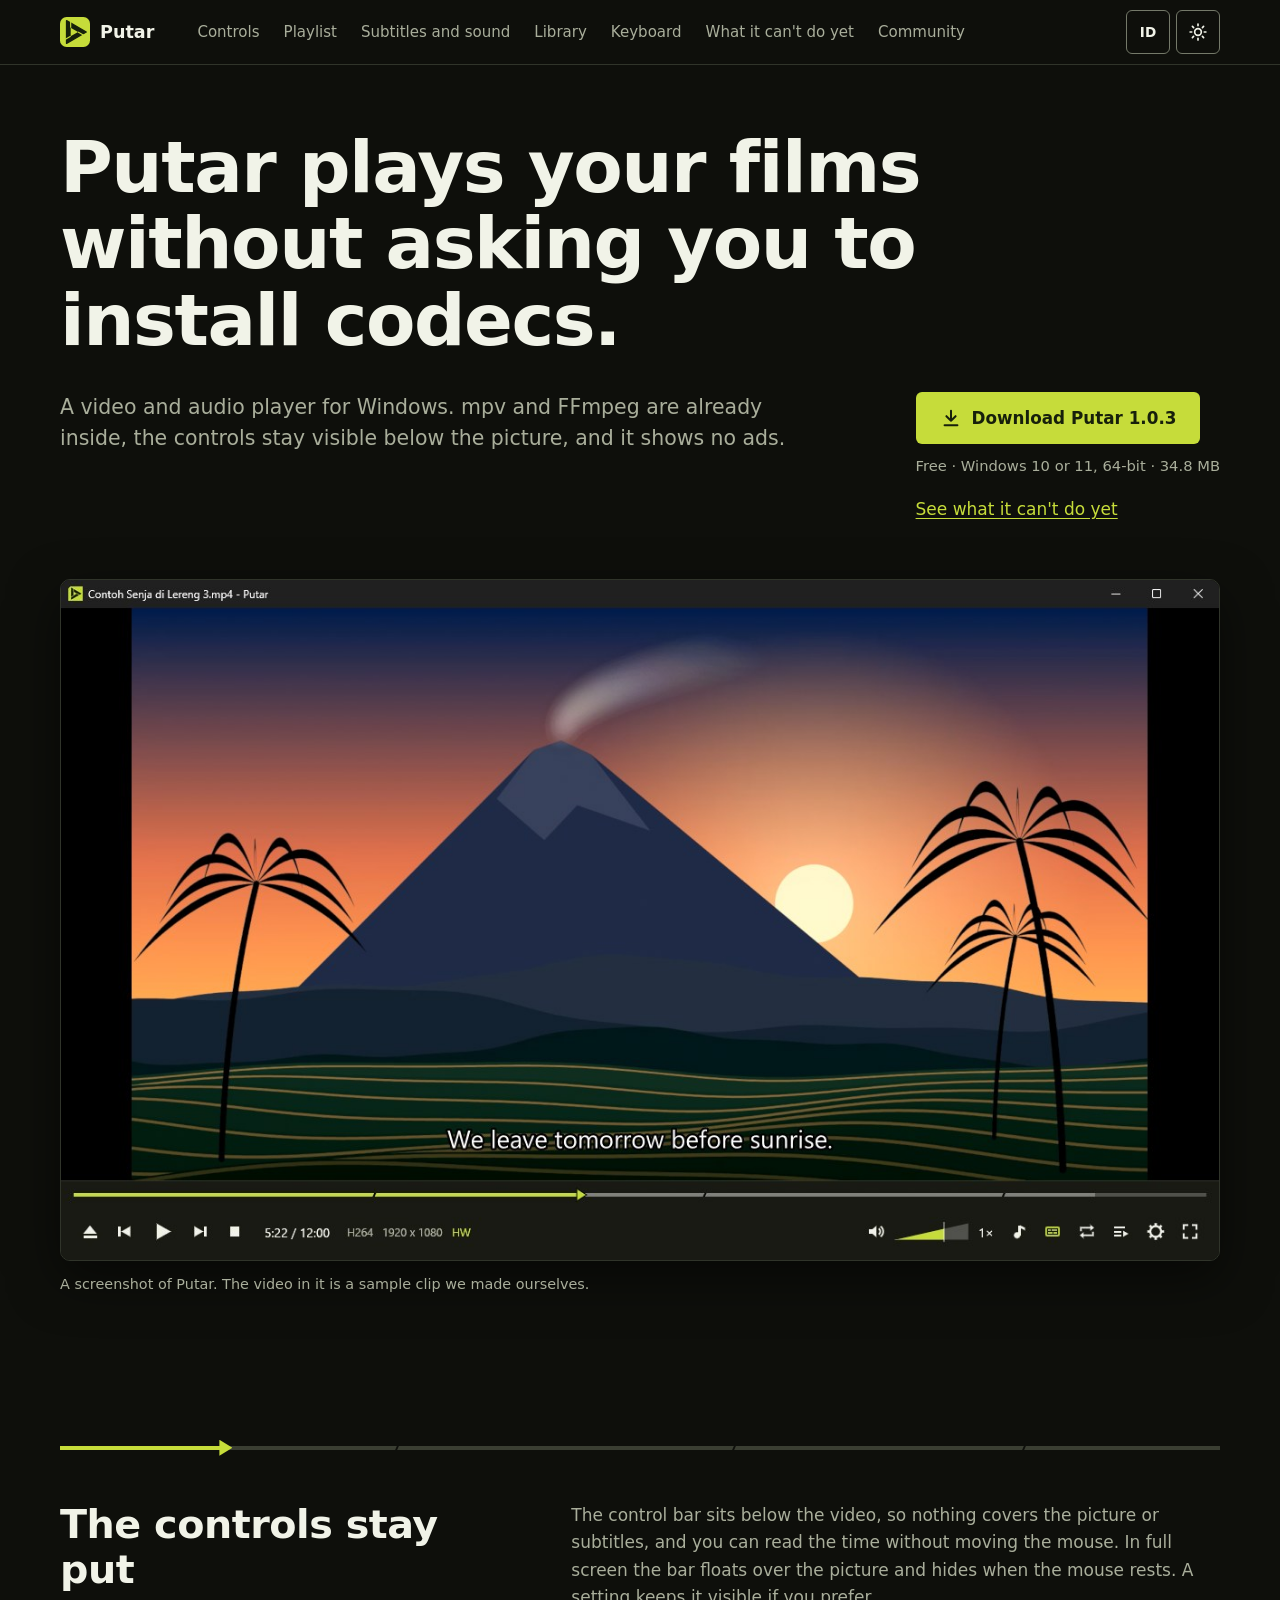
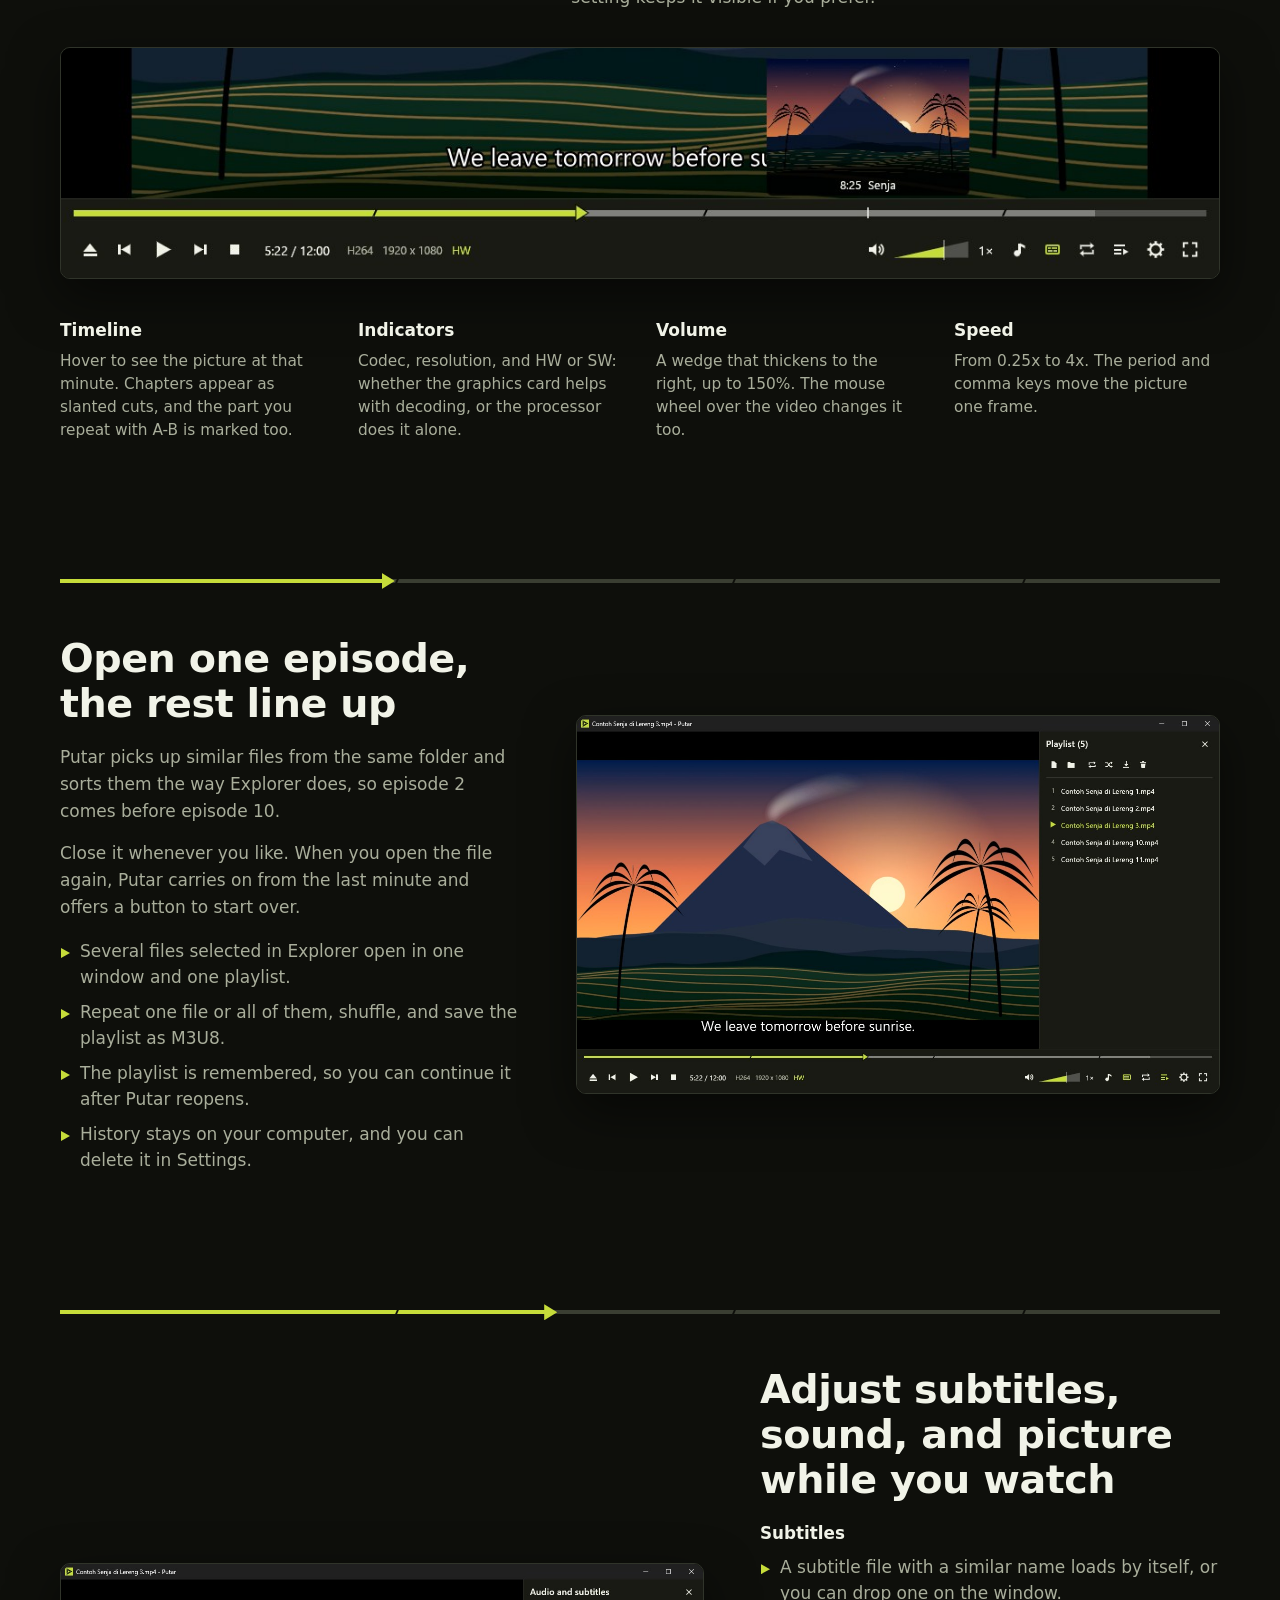
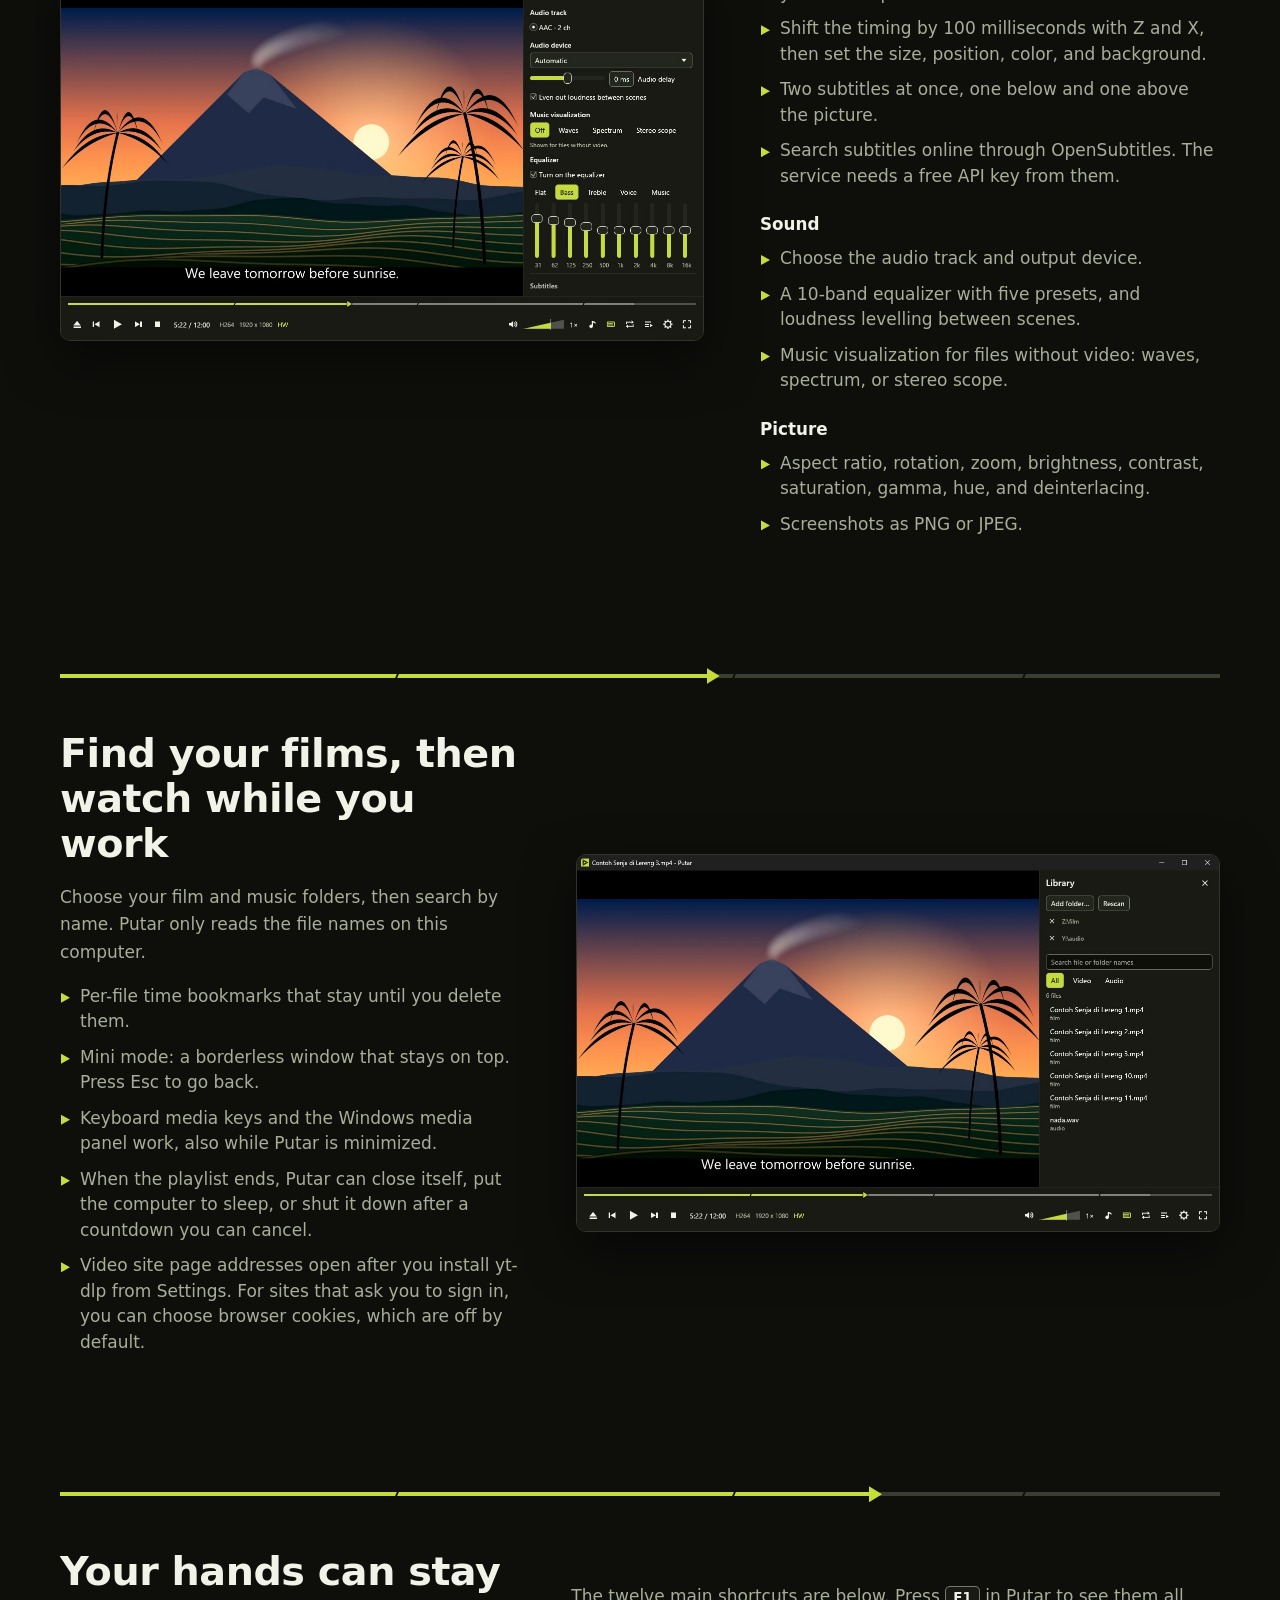
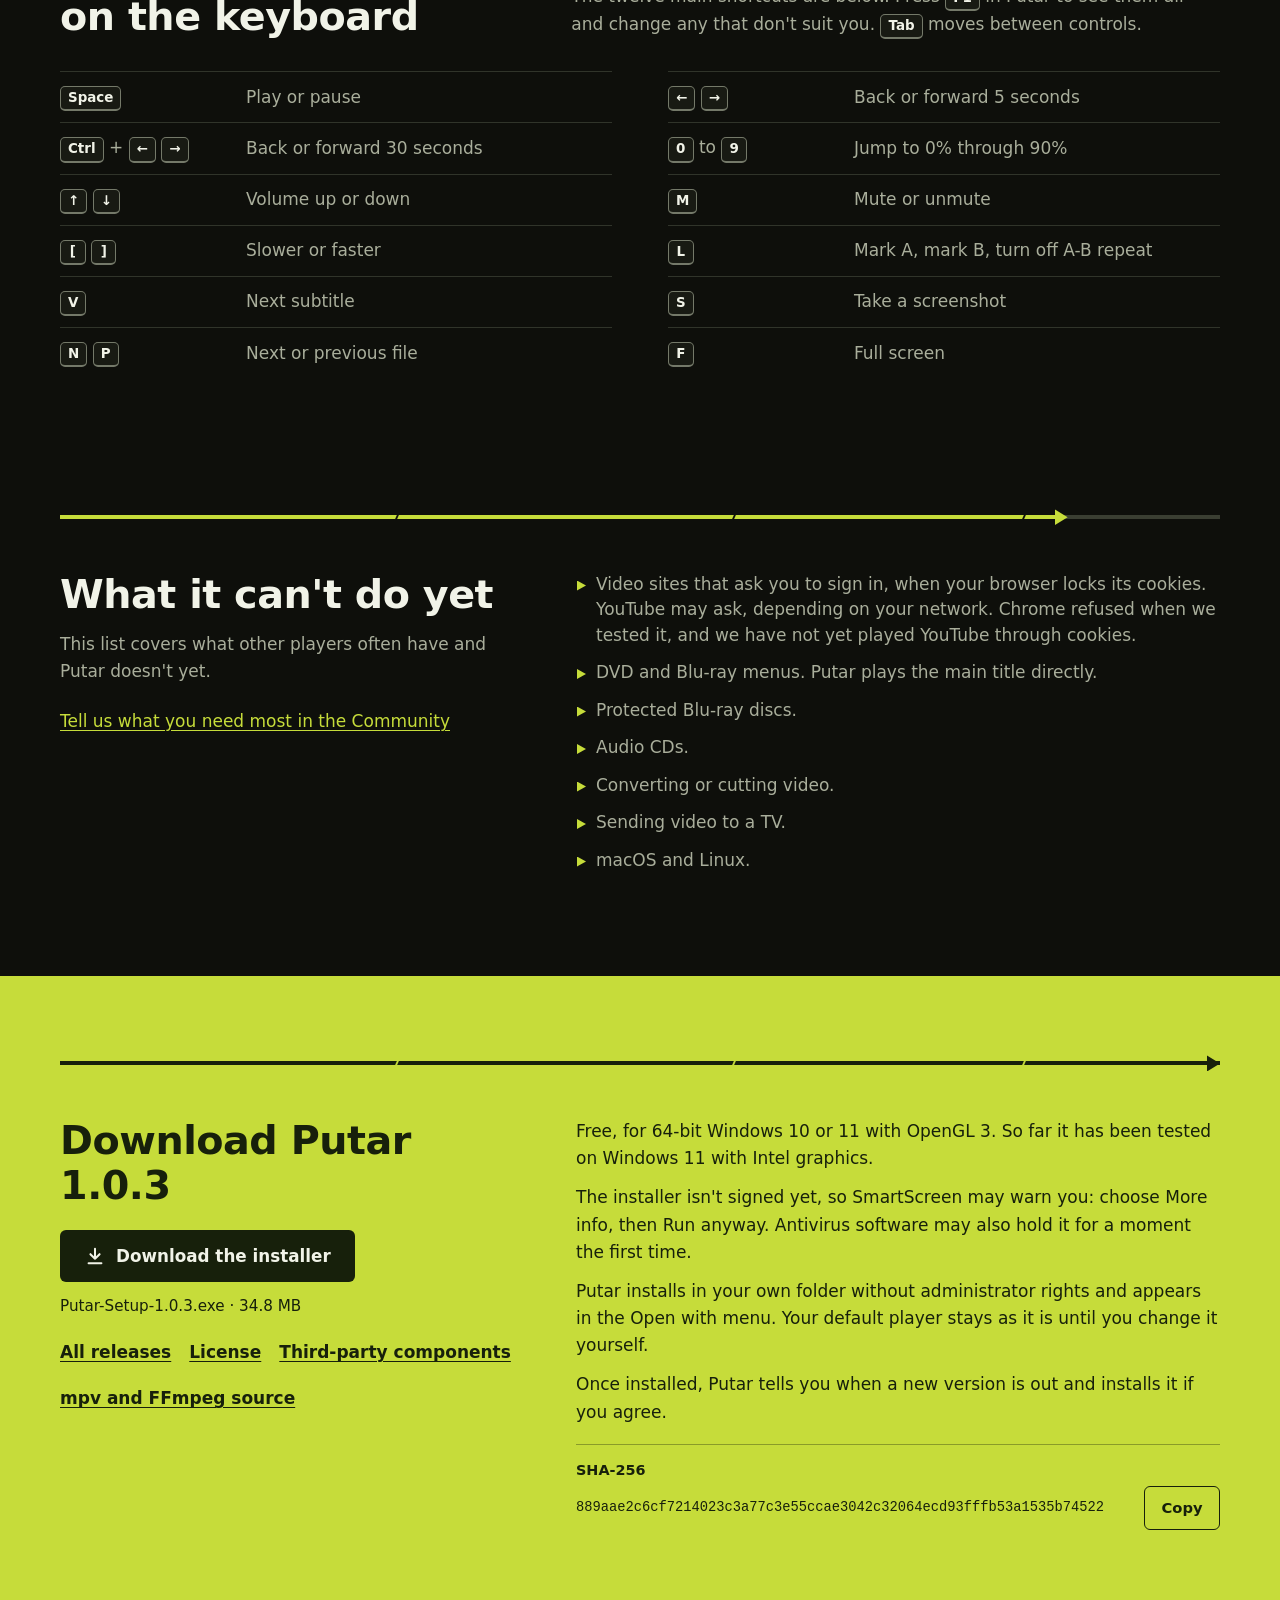
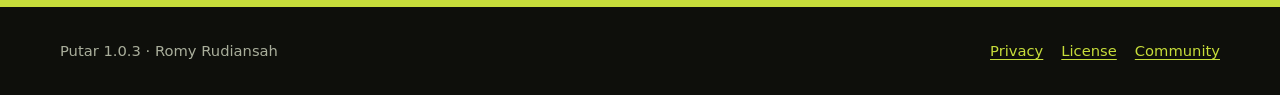
<file: index.html>
<!doctype html>
<html lang="id" data-lang="id">
<head>
  <meta charset="utf-8">
  <meta name="viewport" content="width=device-width, initial-scale=1">
  <title>Putar: pemutar video dan audio untuk Windows</title>
  <meta name="description" content="Putar memutar film Anda tanpa menyuruh Anda memasang codec. Bilah kontrol selalu terlihat di bawah gambar, dan tidak ada iklan. Freeware untuk Windows.">
  <meta property="og:title" content="Putar: pemutar video dan audio untuk Windows">
  <meta property="og:description" content="Putar memutar film Anda tanpa menyuruh Anda memasang codec. Freeware untuk Windows.">
  <meta property="og:type" content="website">
  <meta property="og:url" content="https://romyrudiansah.github.io/putar/">
  <meta property="og:image" content="https://romyrudiansah.github.io/putar/img/main-en.jpg">
  <meta name="theme-color" content="#0E0F0B">
  <link rel="icon" href="img/logo.svg" type="image/svg+xml">
  <link rel="icon" href="favicon.ico" sizes="any">
  <link rel="stylesheet" href="style.css">
  <script>
    // Bahasa dan tema dipilih sebelum halaman digambar supaya tidak berkedip.
    (function () {
      var d = document.documentElement, l = null, t = null;
      try { l = localStorage.getItem("putar-lang"); t = localStorage.getItem("putar-theme"); } catch (e) {}
      if (l !== "id" && l !== "en") l = /^id\b/i.test(navigator.language || "") ? "id" : "en";
      d.dataset.lang = l;
      d.lang = l;
      if (t === "light") d.dataset.theme = "light";
    })();
  </script>
</head>
<body>
<a class="skip" href="#isi"><span data-l="id">Langsung ke isi</span><span data-l="en">Skip to content</span></a>

<header class="top">
  <div class="wrap top-row">
    <a class="brand" href="./"><img src="img/logo.svg" alt="" width="30" height="30">Putar</a>
    <nav class="nav" id="menu" aria-label="Menu">
      <a href="#bilah"><span data-l="id">Kontrol</span><span data-l="en">Controls</span></a>
      <a href="#seri"><span data-l="id">Playlist</span><span data-l="en">Playlist</span></a>
      <a href="#atur"><span data-l="id">Subtitle dan suara</span><span data-l="en">Subtitles and sound</span></a>
      <a href="#pustaka"><span data-l="id">Pustaka</span><span data-l="en">Library</span></a>
      <a href="#keyboard"><span data-l="id">Keyboard</span><span data-l="en">Keyboard</span></a>
      <a href="#belum"><span data-l="id">Yang belum bisa</span><span data-l="en">What it can't do yet</span></a>
      <a href="https://github.com/romyrudiansah/putar/discussions"><span data-l="id">Komunitas</span><span data-l="en">Community</span></a>
    </nav>
    <div class="tools">
      <button class="tool" type="button" data-switch-lang>
        <span data-l="id" aria-label="Switch to English">EN</span><span data-l="en" aria-label="Ganti ke Bahasa Indonesia">ID</span>
      </button>
      <button class="tool tool-icon" type="button" data-switch-theme aria-pressed="false">
        <span class="sr-only"><span data-l="id">Mode terang</span><span data-l="en">Light mode</span></span>
        <svg class="i-sun" viewBox="0 0 24 24" aria-hidden="true"><circle cx="12" cy="12" r="4"/><path d="M12 2.5v2M12 19.5v2M2.5 12h2M19.5 12h2M5.3 5.3l1.4 1.4M17.3 17.3l1.4 1.4M5.3 18.7l1.4-1.4M17.3 6.7l1.4-1.4"/></svg>
        <svg class="i-moon" viewBox="0 0 24 24" aria-hidden="true"><path d="M20.5 14.2A8.5 8.5 0 0 1 9.8 3.5a8.5 8.5 0 1 0 10.7 10.7z"/></svg>
      </button>
      <button class="tool menu-btn" type="button" aria-expanded="false" aria-controls="menu" data-menu>Menu</button>
    </div>
  </div>
</header>

<main id="isi">
  <section class="hero">
    <div class="wrap">
      <h1>
        <span data-l="id">Putar memutar film Anda tanpa menyuruh Anda memasang codec.</span>
        <span data-l="en">Putar plays your films without asking you to install codecs.</span>
      </h1>
      <div class="hero-row">
        <p class="lead">
          <span data-l="id">Pemutar video dan audio untuk Windows. mpv dan FFmpeg sudah ada di dalamnya, bilah kontrolnya selalu terlihat di bawah gambar, dan tidak ada iklan.</span>
          <span data-l="en">A video and audio player for Windows. mpv and FFmpeg are already inside, the controls stay visible below the picture, and it shows no ads.</span>
        </p>
        <div class="hero-cta">
          <a class="btn btn-primary" href="https://github.com/romyrudiansah/putar/releases/download/v1.0.3/Putar-Setup-1.0.3.exe">
            <svg viewBox="0 0 24 24" aria-hidden="true"><path d="M12 4v11M7 10l5 5 5-5M5 20h14"/></svg>
            <span data-l="id">Unduh Putar 1.0.3</span><span data-l="en">Download Putar 1.0.3</span>
          </a>
          <p class="meta"><span data-l="id">Gratis · Windows 10 atau 11, 64-bit · 34.8 MB</span><span data-l="en">Free · Windows 10 or 11, 64-bit · 34.8 MB</span></p>
          <a class="text-link" href="#belum"><span data-l="id">Lihat yang belum bisa</span><span data-l="en">See what it can't do yet</span></a>
        </div>
      </div>
      <figure class="shot shot-hero">
        <img data-l="id" src="img/main-id.jpg" width="1280" height="751" fetchpriority="high" alt="Jendela Putar memutar video pemandangan senja dengan subtitle. Di bawah gambar ada garis waktu, tombol putar, waktu 5:22 dari 12:00, indikator H264, 1920 x 1080, dan HW, lalu volume dan tombol lain.">
        <img data-l="en" src="img/main-en.jpg" width="1280" height="751" fetchpriority="high" alt="The Putar window playing a dusk landscape video with subtitles. Below the picture are the timeline, play button, time 5:22 of 12:00, indicators H264, 1920 x 1080, and HW, then volume and other buttons.">
        <figcaption><span data-l="id">Tangkapan layar Putar. Video di dalamnya klip contoh buatan sendiri.</span><span data-l="en">A screenshot of Putar. The video in it is a sample clip we made ourselves.</span></figcaption>
      </figure>
    </div>
  </section>

  <section class="sec" id="bilah">
    <div class="wrap">
      <div class="tl" style="--at:14%" aria-hidden="true"><i style="left:29%"></i><i style="left:58%"></i><i style="left:83%"></i><b></b></div>
      <div class="bar-head">
        <h2><span data-l="id">Kontrol tetap di tempatnya</span><span data-l="en">The controls stay put</span></h2>
        <p><span data-l="id">Bilah kontrol berada di bawah video, jadi gambar dan subtitle tidak tertutup, dan waktu terlihat tanpa menggerakkan mouse. Saat layar penuh, bilah melayang di atas gambar dan hilang bila mouse diam. Kalau ingin tetap terlihat, ada pengaturannya.</span><span data-l="en">The control bar sits below the video, so nothing covers the picture or subtitles, and you can read the time without moving the mouse. In full screen the bar floats over the picture and hides when the mouse rests. A setting keeps it visible if you prefer.</span></p>
      </div>
      <figure class="shot">
        <img data-l="id" src="img/bar-id.jpg" width="1280" height="254" loading="lazy" alt="Bilah kontrol Putar. Garis waktu disorot di menit 8:25 dan menampilkan gambar pratinjau senja dengan nama bab Senja.">
        <img data-l="en" src="img/bar-en.jpg" width="1280" height="254" loading="lazy" alt="The Putar control bar. The timeline is hovered at 8:25 and shows a preview picture of dusk with the chapter name.">
      </figure>
      <dl class="notes">
        <div>
          <dt><span data-l="id">Garis waktu</span><span data-l="en">Timeline</span></dt>
          <dd><span data-l="id">Sorot untuk melihat gambar di menit itu. Bab tampil sebagai potongan miring, dan bagian yang diulang dengan A-B ikut ditandai.</span><span data-l="en">Hover to see the picture at that minute. Chapters appear as slanted cuts, and the part you repeat with A-B is marked too.</span></dd>
        </div>
        <div>
          <dt><span data-l="id">Indikator</span><span data-l="en">Indicators</span></dt>
          <dd><span data-l="id">Codec, resolusi, dan HW atau SW: apakah kartu grafis ikut mengerjakan decoding, atau prosesor saja.</span><span data-l="en">Codec, resolution, and HW or SW: whether the graphics card helps with decoding, or the processor does it alone.</span></dd>
        </div>
        <div>
          <dt><span data-l="id">Volume</span><span data-l="en">Volume</span></dt>
          <dd><span data-l="id">Baji yang menebal ke kanan, sampai 150%. Roda mouse di atas video juga mengubahnya.</span><span data-l="en">A wedge that thickens to the right, up to 150%. The mouse wheel over the video changes it too.</span></dd>
        </div>
        <div>
          <dt><span data-l="id">Kecepatan</span><span data-l="en">Speed</span></dt>
          <dd><span data-l="id">Dari 0,25x sampai 4x. Titik dan koma memindah gambar satu frame.</span><span data-l="en">From 0.25x to 4x. The period and comma keys move the picture one frame.</span></dd>
        </div>
      </dl>
    </div>
  </section>

  <section class="sec" id="seri">
    <div class="wrap">
      <div class="tl" style="--at:28%" aria-hidden="true"><i style="left:29%"></i><i style="left:58%"></i><i style="left:83%"></i><b></b></div>
      <div class="split">
        <div class="split-text">
          <h2><span data-l="id">Buka satu episode, sisanya ikut antre</span><span data-l="en">Open one episode, the rest line up</span></h2>
          <p><span data-l="id">Putar mengambil file sejenis di folder yang sama dan mengurutkannya seperti Explorer, jadi episode 2 datang sebelum episode 10.</span><span data-l="en">Putar picks up similar files from the same folder and sorts them the way Explorer does, so episode 2 comes before episode 10.</span></p>
          <p><span data-l="id">Tutup kapan saja. Saat file dibuka lagi, Putar melanjutkan dari menit terakhir dan memberi tombol untuk mulai dari awal.</span><span data-l="en">Close it whenever you like. When you open the file again, Putar carries on from the last minute and offers a button to start over.</span></p>
          <ul>
            <li><span data-l="id">Beberapa file yang dipilih di Explorer masuk ke satu jendela dan satu playlist.</span><span data-l="en">Several files selected in Explorer open in one window and one playlist.</span></li>
            <li><span data-l="id">Ulangi satu file atau semua, acak urutan, dan simpan playlist ke M3U8.</span><span data-l="en">Repeat one file or all of them, shuffle, and save the playlist as M3U8.</span></li>
            <li><span data-l="id">Playlist diingat, jadi Anda bisa melanjutkannya setelah Putar dibuka lagi.</span><span data-l="en">The playlist is remembered, so you can continue it after Putar reopens.</span></li>
            <li><span data-l="id">Riwayat hanya tersimpan di komputer Anda dan bisa dihapus dari Pengaturan.</span><span data-l="en">History stays on your computer, and you can delete it in Settings.</span></li>
          </ul>
        </div>
        <figure class="shot">
          <img data-l="id" src="img/playlist-id.jpg" width="1280" height="751" loading="lazy" alt="Panel playlist di kanan video berisi lima file contoh, urut 1, 2, 3, 10, 11, dengan file ke-3 sedang diputar.">
          <img data-l="en" src="img/playlist-en.jpg" width="1280" height="751" loading="lazy" alt="The playlist panel to the right of the video with five sample files, sorted 1, 2, 3, 10, 11, with the third file playing.">
        </figure>
      </div>
    </div>
  </section>

  <section class="sec" id="atur">
    <div class="wrap">
      <div class="tl" style="--at:42%" aria-hidden="true"><i style="left:29%"></i><i style="left:58%"></i><i style="left:83%"></i><b></b></div>
      <div class="split split-flip">
        <figure class="shot">
          <img data-l="id" src="img/audio-id.jpg" width="1280" height="751" loading="lazy" alt="Panel Audio dan subtitle: trek audio, perangkat, jeda audio, perata volume, dan equalizer sepuluh pita dengan preset Bass.">
          <img data-l="en" src="img/audio-en.jpg" width="1280" height="751" loading="lazy" alt="The Audio and subtitles panel: audio track, device, audio delay, loudness levelling, and a ten-band equalizer with the Bass preset.">
        </figure>
        <div class="split-text">
          <h2><span data-l="id">Atur subtitle, suara, dan gambar sambil menonton</span><span data-l="en">Adjust subtitles, sound, and picture while you watch</span></h2>
          <div class="groups">
            <section>
              <h3><span data-l="id">Subtitle</span><span data-l="en">Subtitles</span></h3>
              <ul>
                <li><span data-l="id">File subtitle bernama mirip dimuat otomatis, atau seret saja ke jendela.</span><span data-l="en">A subtitle file with a similar name loads by itself, or you can drop one on the window.</span></li>
                <li><span data-l="id">Geser waktunya per 100 milidetik dengan Z dan X, lalu atur ukuran, posisi, warna, dan latarnya.</span><span data-l="en">Shift the timing by 100 milliseconds with Z and X, then set the size, position, color, and background.</span></li>
                <li><span data-l="id">Dua subtitle sekaligus, satu di bawah dan satu di atas gambar.</span><span data-l="en">Two subtitles at once, one below and one above the picture.</span></li>
                <li><span data-l="id">Cari subtitle online lewat OpenSubtitles. Layanan ini butuh kunci API gratis dari mereka.</span><span data-l="en">Search subtitles online through OpenSubtitles. The service needs a free API key from them.</span></li>
              </ul>
            </section>
            <section>
              <h3><span data-l="id">Suara</span><span data-l="en">Sound</span></h3>
              <ul>
                <li><span data-l="id">Pilih trek audio dan perangkat keluaran.</span><span data-l="en">Choose the audio track and output device.</span></li>
                <li><span data-l="id">Equalizer 10 pita dengan lima preset, dan perata volume antar adegan.</span><span data-l="en">A 10-band equalizer with five presets, and loudness levelling between scenes.</span></li>
                <li><span data-l="id">Visualisasi musik untuk file tanpa video: gelombang, spektrum, atau stereo.</span><span data-l="en">Music visualization for files without video: waves, spectrum, or stereo scope.</span></li>
              </ul>
            </section>
            <section>
              <h3><span data-l="id">Gambar</span><span data-l="en">Picture</span></h3>
              <ul>
                <li><span data-l="id">Rasio, rotasi, perbesaran, kecerahan, kontras, saturasi, gamma, rona, dan deinterlace.</span><span data-l="en">Aspect ratio, rotation, zoom, brightness, contrast, saturation, gamma, hue, and deinterlacing.</span></li>
                <li><span data-l="id">Tangkap layar ke PNG atau JPEG.</span><span data-l="en">Screenshots as PNG or JPEG.</span></li>
              </ul>
            </section>
          </div>
        </div>
      </div>
    </div>
  </section>

  <section class="sec" id="pustaka">
    <div class="wrap">
      <div class="tl" style="--at:56%" aria-hidden="true"><i style="left:29%"></i><i style="left:58%"></i><i style="left:83%"></i><b></b></div>
      <div class="split">
        <div class="split-text">
          <h2><span data-l="id">Temukan film Anda, lalu tonton sambil bekerja</span><span data-l="en">Find your films, then watch while you work</span></h2>
          <p><span data-l="id">Pilih folder film dan musik Anda, lalu cari berdasarkan nama. Putar hanya membaca nama filenya di komputer ini.</span><span data-l="en">Choose your film and music folders, then search by name. Putar only reads the file names on this computer.</span></p>
          <ul>
            <li><span data-l="id">Penanda waktu per file yang tetap ada sampai Anda menghapusnya.</span><span data-l="en">Per-file time bookmarks that stay until you delete them.</span></li>
            <li><span data-l="id">Mode kecil: jendela tanpa bingkai yang selalu di atas. Tekan Esc untuk kembali.</span><span data-l="en">Mini mode: a borderless window that stays on top. Press Esc to go back.</span></li>
            <li><span data-l="id">Tombol media di keyboard dan panel media Windows bekerja, juga saat Putar diminimalkan.</span><span data-l="en">Keyboard media keys and the Windows media panel work, also while Putar is minimized.</span></li>
            <li><span data-l="id">Setelah playlist selesai, Putar bisa menutup diri, menidurkan komputer, atau mematikannya setelah hitung mundur yang bisa dibatalkan.</span><span data-l="en">When the playlist ends, Putar can close itself, put the computer to sleep, or shut it down after a countdown you can cancel.</span></li>
            <li><span data-l="id">Alamat halaman situs video bisa dibuka setelah Anda memasang yt-dlp dari Pengaturan. Untuk situs yang meminta masuk akun, Anda bisa memilih cookie browser, dan bawaannya mati.</span><span data-l="en">Video site page addresses open after you install yt-dlp from Settings. For sites that ask you to sign in, you can choose browser cookies, which are off by default.</span></li>
          </ul>
        </div>
        <figure class="shot">
          <img data-l="id" src="img/library-id.jpg" width="1280" height="751" loading="lazy" alt="Panel Pustaka di kanan: tombol tambah folder, kolom pencarian, pilihan Semua, Video, Audio, dan daftar file.">
          <img data-l="en" src="img/library-en.jpg" width="1280" height="751" loading="lazy" alt="The Library panel on the right: an add folder button, a search box, All, Video, and Audio choices, and a list of files.">
        </figure>
      </div>
    </div>
  </section>

  <section class="sec" id="keyboard">
    <div class="wrap">
      <div class="tl" style="--at:70%" aria-hidden="true"><i style="left:29%"></i><i style="left:58%"></i><i style="left:83%"></i><b></b></div>
      <div class="keys-head">
        <h2><span data-l="id">Tangan bisa tetap di keyboard</span><span data-l="en">Your hands can stay on the keyboard</span></h2>
        <p><span data-l="id">Dua belas pintasan utama ada di bawah. Tekan <kbd>F1</kbd> di Putar untuk melihat semuanya dan mengubah yang tidak cocok untuk Anda. <kbd>Tab</kbd> berpindah antar kontrol.</span><span data-l="en">The twelve main shortcuts are below. Press <kbd>F1</kbd> in Putar to see them all and change any that don't suit you. <kbd>Tab</kbd> moves between controls.</span></p>
      </div>
      <dl class="keys">
        <div><dt><kbd><span data-l="id">Spasi</span><span data-l="en">Space</span></kbd></dt><dd><span data-l="id">Putar atau jeda</span><span data-l="en">Play or pause</span></dd></div>
        <div><dt><kbd>←</kbd> <kbd>→</kbd></dt><dd><span data-l="id">Mundur atau maju 5 detik</span><span data-l="en">Back or forward 5 seconds</span></dd></div>
        <div><dt><kbd>Ctrl</kbd> + <kbd>←</kbd> <kbd>→</kbd></dt><dd><span data-l="id">Mundur atau maju 30 detik</span><span data-l="en">Back or forward 30 seconds</span></dd></div>
        <div><dt><kbd>0</kbd> <span data-l="id">sampai</span><span data-l="en">to</span> <kbd>9</kbd></dt><dd><span data-l="id">Lompat ke 0% sampai 90%</span><span data-l="en">Jump to 0% through 90%</span></dd></div>
        <div><dt><kbd>↑</kbd> <kbd>↓</kbd></dt><dd><span data-l="id">Volume naik atau turun</span><span data-l="en">Volume up or down</span></dd></div>
        <div><dt><kbd>M</kbd></dt><dd><span data-l="id">Matikan atau nyalakan suara</span><span data-l="en">Mute or unmute</span></dd></div>
        <div><dt><kbd>[</kbd> <kbd>]</kbd></dt><dd><span data-l="id">Lebih lambat atau lebih cepat</span><span data-l="en">Slower or faster</span></dd></div>
        <div><dt><kbd>L</kbd></dt><dd><span data-l="id">Tandai A, tandai B, matikan ulang A-B</span><span data-l="en">Mark A, mark B, turn off A-B repeat</span></dd></div>
        <div><dt><kbd>V</kbd></dt><dd><span data-l="id">Ganti subtitle</span><span data-l="en">Next subtitle</span></dd></div>
        <div><dt><kbd>S</kbd></dt><dd><span data-l="id">Tangkap layar</span><span data-l="en">Take a screenshot</span></dd></div>
        <div><dt><kbd>N</kbd> <kbd>P</kbd></dt><dd><span data-l="id">File berikutnya atau sebelumnya</span><span data-l="en">Next or previous file</span></dd></div>
        <div><dt><kbd>F</kbd></dt><dd><span data-l="id">Layar penuh</span><span data-l="en">Full screen</span></dd></div>
      </dl>
    </div>
  </section>

  <section class="sec" id="belum">
    <div class="wrap">
      <div class="tl" style="--at:86%" aria-hidden="true"><i style="left:29%"></i><i style="left:58%"></i><i style="left:83%"></i><b></b></div>
      <div class="gaps">
        <div>
          <h2><span data-l="id">Yang belum bisa</span><span data-l="en">What it can't do yet</span></h2>
          <p><span data-l="id">Daftar ini berisi yang biasa ada di pemutar lain, tetapi belum ada di sini.</span><span data-l="en">This list covers what other players often have and Putar doesn't yet.</span></p>
          <p><a href="https://github.com/romyrudiansah/putar/discussions"><span data-l="id">Sampaikan yang paling Anda butuhkan di Komunitas</span><span data-l="en">Tell us what you need most in the Community</span></a></p>
        </div>
        <ul>
          <li><span data-l="id">Situs video yang meminta masuk akun, bila browser Anda mengunci cookie-nya. YouTube bisa memintanya, tergantung jaringan Anda. Chrome menolak saat kami uji, dan YouTube belum pernah kami putar lewat cookie.</span><span data-l="en">Video sites that ask you to sign in, when your browser locks its cookies. YouTube may ask, depending on your network. Chrome refused when we tested it, and we have not yet played YouTube through cookies.</span></li>
          <li><span data-l="id">Menu DVD dan Blu-ray. Putar langsung memutar judul utamanya.</span><span data-l="en">DVD and Blu-ray menus. Putar plays the main title directly.</span></li>
          <li><span data-l="id">Blu-ray yang diproteksi.</span><span data-l="en">Protected Blu-ray discs.</span></li>
          <li><span data-l="id">CD audio.</span><span data-l="en">Audio CDs.</span></li>
          <li><span data-l="id">Mengonversi atau memotong video.</span><span data-l="en">Converting or cutting video.</span></li>
          <li><span data-l="id">Mengirim video ke TV.</span><span data-l="en">Sending video to a TV.</span></li>
          <li><span data-l="id">macOS dan Linux.</span><span data-l="en">macOS and Linux.</span></li>
        </ul>
      </div>
    </div>
  </section>

  <section class="band" id="unduh">
    <div class="wrap">
      <div class="tl" style="--at:100%" aria-hidden="true"><i style="left:29%"></i><i style="left:58%"></i><i style="left:83%"></i><b></b></div>
      <div class="band-grid">
        <div>
          <h2><span data-l="id">Unduh Putar 1.0.3</span><span data-l="en">Download Putar 1.0.3</span></h2>
          <a class="btn btn-ink" href="https://github.com/romyrudiansah/putar/releases/download/v1.0.3/Putar-Setup-1.0.3.exe">
            <svg viewBox="0 0 24 24" aria-hidden="true"><path d="M12 4v11M7 10l5 5 5-5M5 20h14"/></svg>
            <span data-l="id">Unduh installer</span><span data-l="en">Download the installer</span>
          </a>
          <p class="file">Putar-Setup-1.0.3.exe · 34.8 MB</p>
          <p class="links">
            <a href="https://github.com/romyrudiansah/putar/releases"><span data-l="id">Semua rilis</span><span data-l="en">All releases</span></a>
            <a href="LICENSE.txt"><span data-l="id">Lisensi</span><span data-l="en">License</span></a>
            <a href="THIRD-PARTY-NOTICES.txt"><span data-l="id">Komponen pihak ketiga</span><span data-l="en">Third-party components</span></a>
            <a href="https://github.com/romyrudiansah/putar/releases/tag/v1.0.3"><span data-l="id">Sumber mpv dan FFmpeg</span><span data-l="en">mpv and FFmpeg source</span></a>
          </p>
        </div>
        <div class="band-notes">
          <p><span data-l="id">Gratis, untuk Windows 10 atau 11 64-bit dengan OpenGL 3. Sejauh ini diuji di Windows 11 dengan kartu grafis Intel.</span><span data-l="en">Free, for 64-bit Windows 10 or 11 with OpenGL 3. So far it has been tested on Windows 11 with Intel graphics.</span></p>
          <p><span data-l="id">Installer belum ditandatangani, jadi SmartScreen bisa memperingatkan: pilih Info selengkapnya, lalu Jalankan saja. Antivirus juga bisa menahannya sebentar saat pertama dijalankan.</span><span data-l="en">The installer isn't signed yet, so SmartScreen may warn you: choose More info, then Run anyway. Antivirus software may also hold it for a moment the first time.</span></p>
          <p><span data-l="id">Putar terpasang di folder Anda sendiri tanpa hak administrator dan muncul di menu Buka dengan. Pemutar bawaan Anda tidak berubah sampai Anda sendiri menggantinya.</span><span data-l="en">Putar installs in your own folder without administrator rights and appears in the Open with menu. Your default player stays as it is until you change it yourself.</span></p>
          <p><span data-l="id">Setelah terpasang, Putar memberi tahu saat ada versi baru dan memasangnya sendiri bila Anda setuju.</span><span data-l="en">Once installed, Putar tells you when a new version is out and installs it if you agree.</span></p>
          <div class="sha">
            <span class="sha-label">SHA-256</span>
            <code id="sha256">889aae2c6cf7214023c3a77c3e55ccae3042c32064ecd93fffb53a1535b74522</code>
            <button class="copy" type="button" data-copy="sha256"><span data-l="id">Salin</span><span data-l="en">Copy</span></button>
          </div>
        </div>
      </div>
    </div>
  </section>
</main>

<footer class="foot">
  <div class="wrap foot-row">
    <p>Putar 1.0.3 · Romy Rudiansah</p>
    <nav aria-label="Footer">
      <a href="privacy.html"><span data-l="id">Privasi</span><span data-l="en">Privacy</span></a>
      <a href="LICENSE.txt"><span data-l="id">Lisensi</span><span data-l="en">License</span></a>
      <a href="https://github.com/romyrudiansah/putar/discussions"><span data-l="id">Komunitas</span><span data-l="en">Community</span></a>
    </nav>
  </div>
</footer>
<script src="site.js"></script>
</body>
</html>
</file>
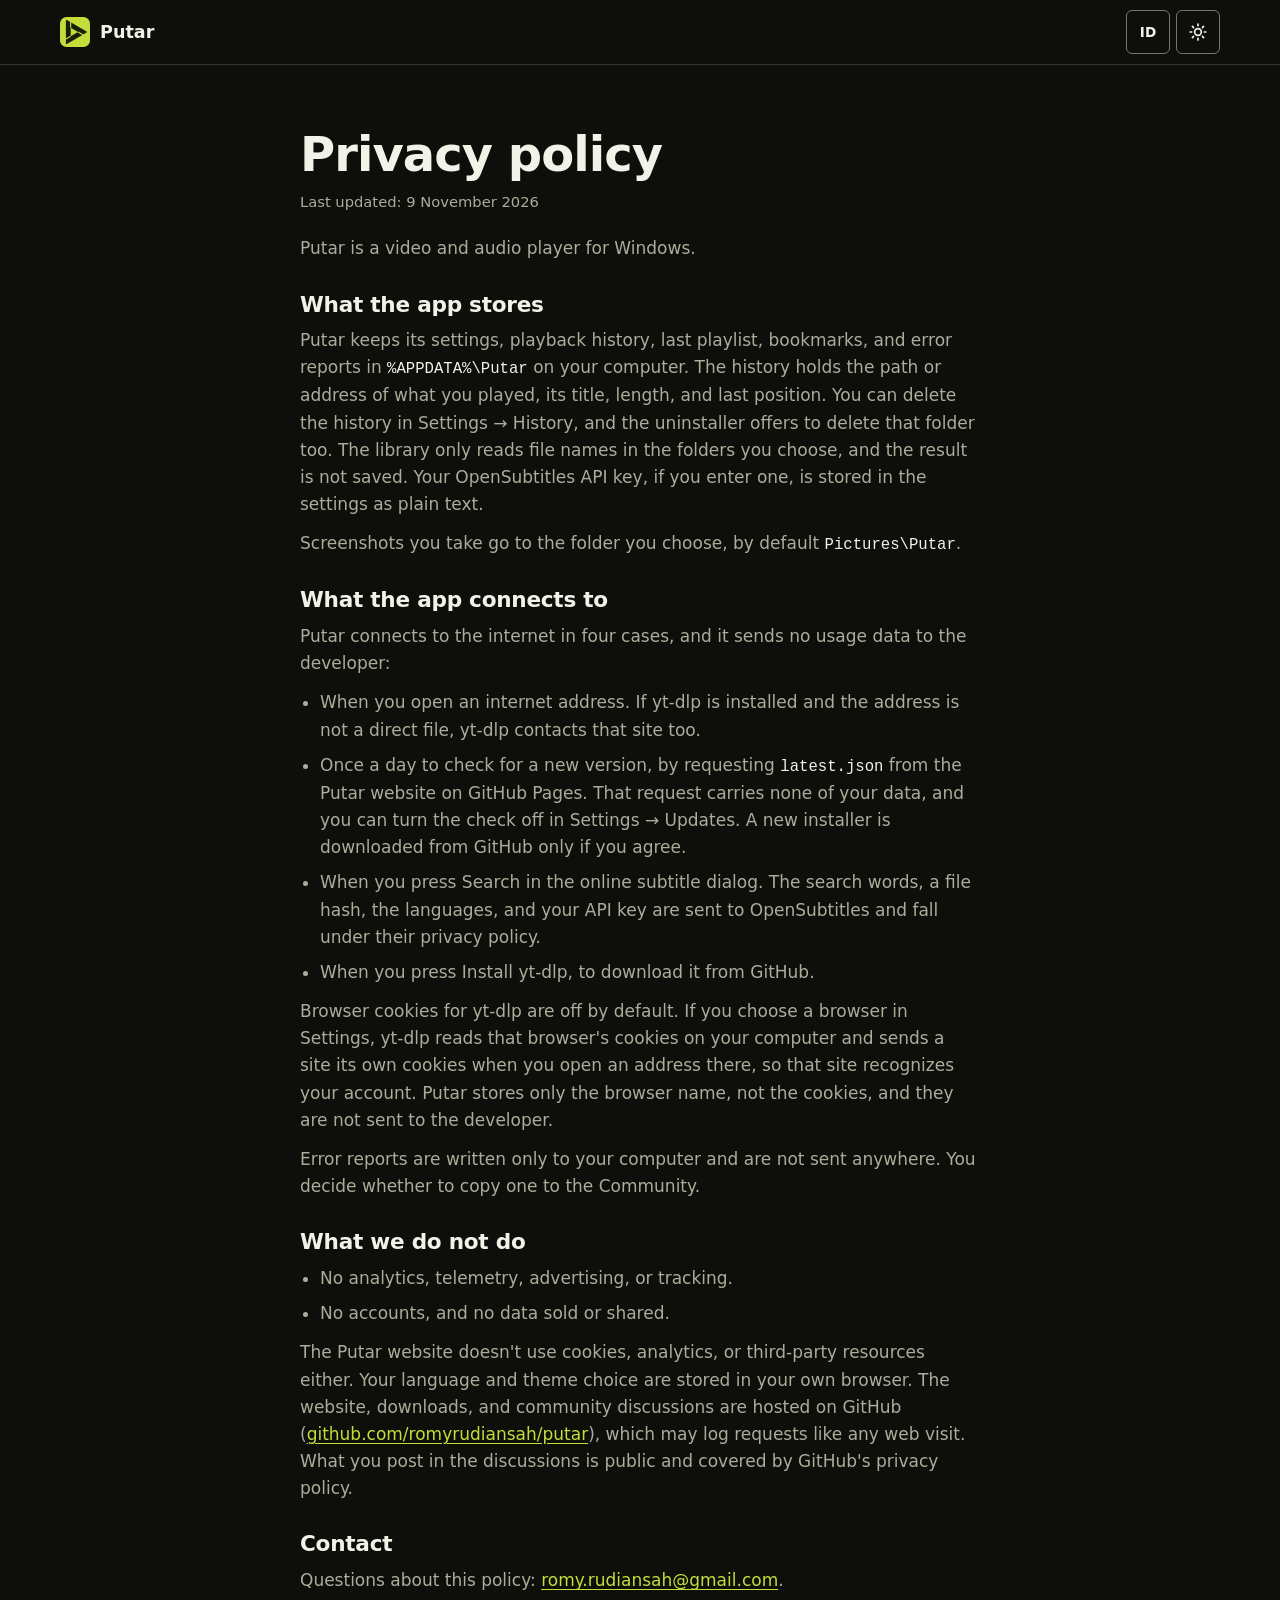
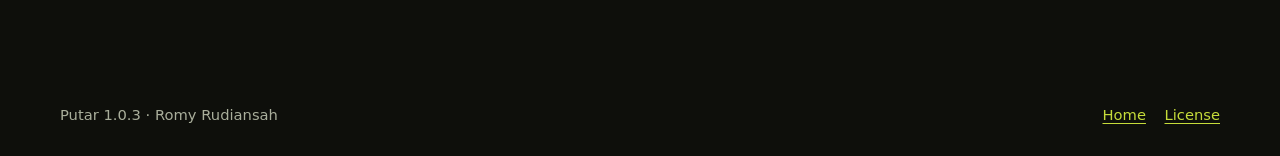
<file: privacy.html>
<!doctype html>
<html lang="id" data-lang="id">
<head>
  <meta charset="utf-8">
  <meta name="viewport" content="width=device-width, initial-scale=1">
  <title>Putar: kebijakan privasi</title>
  <meta name="description" content="Kebijakan privasi aplikasi dan situs Putar.">
  <meta name="theme-color" content="#0E0F0B">
  <link rel="icon" href="img/logo.svg" type="image/svg+xml">
  <link rel="icon" href="favicon.ico" sizes="any">
  <link rel="stylesheet" href="style.css">
  <script>
    (function () {
      var d = document.documentElement, l = null, t = null;
      try { l = localStorage.getItem("putar-lang"); t = localStorage.getItem("putar-theme"); } catch (e) {}
      if (l !== "id" && l !== "en") l = /^id\b/i.test(navigator.language || "") ? "id" : "en";
      d.dataset.lang = l;
      d.lang = l;
      if (t === "light") d.dataset.theme = "light";
    })();
  </script>
</head>
<body>
<!-- Isi halaman ini harus sama dengan PRIVACY.md di repo. -->
<a class="skip" href="#isi"><span data-l="id">Langsung ke isi</span><span data-l="en">Skip to content</span></a>

<header class="top">
  <div class="wrap top-row">
    <a class="brand" href="./"><img src="img/logo.svg" alt="" width="30" height="30">Putar</a>
    <div class="tools">
      <button class="tool" type="button" data-switch-lang>
        <span data-l="id" aria-label="Switch to English">EN</span><span data-l="en" aria-label="Ganti ke Bahasa Indonesia">ID</span>
      </button>
      <button class="tool tool-icon" type="button" data-switch-theme aria-pressed="false">
        <span class="sr-only"><span data-l="id">Mode terang</span><span data-l="en">Light mode</span></span>
        <svg class="i-sun" viewBox="0 0 24 24" aria-hidden="true"><circle cx="12" cy="12" r="4"/><path d="M12 2.5v2M12 19.5v2M2.5 12h2M19.5 12h2M5.3 5.3l1.4 1.4M17.3 17.3l1.4 1.4M5.3 18.7l1.4-1.4M17.3 6.7l1.4-1.4"/></svg>
        <svg class="i-moon" viewBox="0 0 24 24" aria-hidden="true"><path d="M20.5 14.2A8.5 8.5 0 0 1 9.8 3.5a8.5 8.5 0 1 0 10.7 10.7z"/></svg>
      </button>
    </div>
  </div>
</header>

<main id="isi" class="doc wrap">
  <h1><span data-l="id">Kebijakan privasi</span><span data-l="en">Privacy policy</span></h1>
  <p class="meta"><span data-l="id">Terakhir diperbarui: 9 November 2026</span><span data-l="en">Last updated: 9 November 2026</span></p>
  <p><span data-l="id">Putar adalah pemutar video dan audio untuk Windows.</span><span data-l="en">Putar is a video and audio player for Windows.</span></p>

  <h2><span data-l="id">Data yang disimpan aplikasi</span><span data-l="en">What the app stores</span></h2>
  <p><span data-l="id">Putar menyimpan pengaturan, riwayat putar, playlist terakhir, penanda, dan laporan galat di <code>%APPDATA%\Putar</code> di komputer Anda. Riwayat berisi lokasi atau alamat yang Anda putar, judul, durasi, dan posisi terakhirnya. Anda bisa menghapus riwayat di Pengaturan → Riwayat, dan uninstaller juga menawarkan untuk menghapus folder itu. Pustaka hanya membaca nama file di folder yang Anda pilih, dan hasilnya tidak disimpan. Kunci API OpenSubtitles, bila Anda mengisinya, tersimpan di pengaturan sebagai teks biasa.</span><span data-l="en">Putar keeps its settings, playback history, last playlist, bookmarks, and error reports in <code>%APPDATA%\Putar</code> on your computer. The history holds the path or address of what you played, its title, length, and last position. You can delete the history in Settings → History, and the uninstaller offers to delete that folder too. The library only reads file names in the folders you choose, and the result is not saved. Your OpenSubtitles API key, if you enter one, is stored in the settings as plain text.</span></p>
  <p><span data-l="id">Tangkapan layar yang Anda ambil masuk ke folder pilihan Anda, bawaannya <code>Gambar\Putar</code>.</span><span data-l="en">Screenshots you take go to the folder you choose, by default <code>Pictures\Putar</code>.</span></p>

  <h2><span data-l="id">Sambungan internet aplikasi</span><span data-l="en">What the app connects to</span></h2>
  <p><span data-l="id">Putar tersambung ke internet dalam empat keadaan, dan tidak mengirim data pemakaian ke pengembang:</span><span data-l="en">Putar connects to the internet in four cases, and it sends no usage data to the developer:</span></p>
  <ul>
    <li><span data-l="id">Saat Anda membuka alamat internet. Bila yt-dlp terpasang dan alamat itu bukan file langsung, yt-dlp ikut menghubungi situs tersebut.</span><span data-l="en">When you open an internet address. If yt-dlp is installed and the address is not a direct file, yt-dlp contacts that site too.</span></li>
    <li><span data-l="id">Sekali sehari untuk memeriksa versi baru, dengan meminta <code>latest.json</code> dari situs Putar di GitHub Pages. Tidak ada data Anda di dalam permintaan itu, dan pemeriksaan ini bisa dimatikan di Pengaturan → Pembaruan. Installer baru diunduh dari GitHub hanya bila Anda setuju.</span><span data-l="en">Once a day to check for a new version, by requesting <code>latest.json</code> from the Putar website on GitHub Pages. That request carries none of your data, and you can turn the check off in Settings → Updates. A new installer is downloaded from GitHub only if you agree.</span></li>
    <li><span data-l="id">Saat Anda menekan Cari di dialog subtitle online. Kata pencarian, hash file, bahasa, dan kunci API Anda dikirim ke OpenSubtitles dan mengikuti kebijakan privasi mereka.</span><span data-l="en">When you press Search in the online subtitle dialog. The search words, a file hash, the languages, and your API key are sent to OpenSubtitles and fall under their privacy policy.</span></li>
    <li><span data-l="id">Saat Anda menekan Pasang yt-dlp, untuk mengunduhnya dari GitHub.</span><span data-l="en">When you press Install yt-dlp, to download it from GitHub.</span></li>
  </ul>
  <p><span data-l="id">Cookie browser untuk yt-dlp mati secara bawaan. Bila Anda memilih browser di Pengaturan, yt-dlp membaca cookie browser itu di komputer Anda dan mengirim cookie milik sebuah situs ke situs itu saat Anda membuka alamatnya, sehingga situs itu mengenali akun Anda. Putar hanya menyimpan nama browsernya, bukan cookie-nya, dan cookie tidak dikirim ke pengembang.</span><span data-l="en">Browser cookies for yt-dlp are off by default. If you choose a browser in Settings, yt-dlp reads that browser's cookies on your computer and sends a site its own cookies when you open an address there, so that site recognizes your account. Putar stores only the browser name, not the cookies, and they are not sent to the developer.</span></p>
  <p><span data-l="id">Laporan galat ditulis hanya ke komputer Anda dan tidak dikirim ke mana pun. Anda sendiri yang memutuskan apakah menyalinnya ke Komunitas.</span><span data-l="en">Error reports are written only to your computer and are not sent anywhere. You decide whether to copy one to the Community.</span></p>

  <h2><span data-l="id">Yang tidak kami lakukan</span><span data-l="en">What we do not do</span></h2>
  <ul>
    <li><span data-l="id">Tidak ada analitik, telemetri, iklan, atau pelacakan.</span><span data-l="en">No analytics, telemetry, advertising, or tracking.</span></li>
    <li><span data-l="id">Tidak ada akun, dan tidak ada data yang dijual atau dibagikan.</span><span data-l="en">No accounts, and no data sold or shared.</span></li>
  </ul>
  <p><span data-l="id">Situs Putar juga tidak memakai cookie, analitik, atau sumber dari pihak lain. Pilihan bahasa dan tema Anda disimpan di browser Anda sendiri. Situs, unduhan, dan diskusi komunitas berada di GitHub (<a href="https://github.com/romyrudiansah/putar">github.com/romyrudiansah/putar</a>), yang bisa mencatat permintaan seperti kunjungan web biasa. Yang Anda tulis di diskusi bersifat publik dan mengikuti kebijakan privasi GitHub.</span><span data-l="en">The Putar website doesn't use cookies, analytics, or third-party resources either. Your language and theme choice are stored in your own browser. The website, downloads, and community discussions are hosted on GitHub (<a href="https://github.com/romyrudiansah/putar">github.com/romyrudiansah/putar</a>), which may log requests like any web visit. What you post in the discussions is public and covered by GitHub's privacy policy.</span></p>

  <h2><span data-l="id">Kontak</span><span data-l="en">Contact</span></h2>
  <p><span data-l="id">Pertanyaan tentang kebijakan ini:</span><span data-l="en">Questions about this policy:</span> <a href="mailto:romy.rudiansah@gmail.com">romy.rudiansah@gmail.com</a>.</p>
</main>

<footer class="foot">
  <div class="wrap foot-row">
    <p>Putar 1.0.3 · Romy Rudiansah</p>
    <nav aria-label="Footer">
      <a href="./"><span data-l="id">Halaman utama</span><span data-l="en">Home</span></a>
      <a href="LICENSE.txt"><span data-l="id">Lisensi</span><span data-l="en">License</span></a>
    </nav>
  </div>
</footer>
<script src="site.js"></script>
</body>
</html>
</file>
<file: style.css>
/* Situs Putar. Alasan tiap pilihan ada di site/DESIGN.md. */
:root {
  --bg: #0E0F0B;
  --panel: #181A13;
  --ink: #F1F3E8;
  --dim: #A9AE9B;
  --line: #30342A;
  --edge: #747969;
  --track: #3A3E32;
  --accent: #C6DC3A;
  --on-accent: #17200B;
  --link: #C6DC3A;
  --shadow: 0 18px 50px rgba(0, 0, 0, .5);
  --gutter: clamp(16px, 4vw, 40px);
  color-scheme: dark;
}
:root[data-theme="light"] {
  --bg: #F4F5EC;
  --panel: #FFFFFF;
  --ink: #17200B;
  --dim: #55594A;
  --line: #D9DBCB;
  --edge: #84886F;
  --track: #CFD2BE;
  --link: #4E5A00;
  --shadow: 0 18px 50px rgba(23, 32, 11, .22);
  color-scheme: light;
}

*, *::before, *::after { box-sizing: border-box; }
html { -webkit-text-size-adjust: 100%; scroll-behavior: smooth; }
body {
  margin: 0;
  background: var(--bg);
  color: var(--ink);
  font: 17px/1.6 "Segoe UI Variable Text", "Segoe UI", system-ui, sans-serif;
}
img, svg { display: block; max-width: 100%; }
img { height: auto; }
h1, h2, h3 { font-family: "Segoe UI Variable Display", "Segoe UI", system-ui, sans-serif; margin: 0; font-weight: 600; }
h1 { font-size: clamp(2.15rem, 1.2rem + 4.2vw, 4.5rem); line-height: 1.06; letter-spacing: -.02em; max-width: 19ch; }
h2 { font-size: clamp(1.65rem, 1.2rem + 1.6vw, 2.5rem); line-height: 1.14; letter-spacing: -.012em; }
h3 { font-size: 1.05rem; }
p { margin: 0; }
ul { margin: 0; padding: 0; list-style: none; }
a { color: var(--link); text-underline-offset: 3px; }
a:hover { text-decoration-thickness: 2px; }
:focus-visible { outline: 3px solid var(--link); outline-offset: 2px; border-radius: 4px; }
code { font-family: "Cascadia Mono", Consolas, monospace; font-size: .92em; }

html[data-lang="id"] [data-l="en"], html[data-lang="en"] [data-l="id"] { display: none !important; }

.wrap { width: min(1240px, 100%); margin-inline: auto; padding-inline: var(--gutter); }
.sr-only { position: absolute; width: 1px; height: 1px; overflow: hidden; clip-path: inset(50%); white-space: nowrap; }
.skip { position: absolute; left: 12px; top: -60px; padding: 10px 14px; background: var(--accent); color: var(--on-accent); border-radius: 6px; z-index: 5; }
.skip:focus { top: 12px; }

/* Kepala halaman */
.top { border-bottom: 1px solid var(--line); }
.top-row { display: flex; align-items: center; gap: 20px; min-height: 64px; }
.brand { display: inline-flex; align-items: center; gap: 10px; min-height: 44px; font: 600 1.1rem "Segoe UI Variable Display", "Segoe UI", system-ui, sans-serif; color: var(--ink); text-decoration: none; }
.nav { display: flex; gap: 2px; margin-left: 12px; }
.nav a { display: inline-flex; align-items: center; min-height: 44px; padding: 0 11px; border-radius: 6px; color: var(--dim); font-size: .94rem; text-decoration: none; white-space: nowrap; }
.nav a:hover { color: var(--ink); background: var(--panel); }
.tools { display: flex; gap: 6px; margin-left: auto; }
.tool { display: inline-grid; place-items: center; min-width: 44px; height: 44px; padding: 0 10px; border: 1px solid var(--edge); border-radius: 6px; background: transparent; color: var(--ink); font: 600 .85rem "Segoe UI", system-ui, sans-serif; cursor: pointer; }
.tool:hover { background: var(--panel); }
.tool svg { width: 20px; height: 20px; fill: none; stroke: currentColor; stroke-width: 2; stroke-linecap: round; stroke-linejoin: round; }
.i-moon { display: none; }
:root[data-theme="light"] .i-moon { display: block; }
:root[data-theme="light"] .i-sun { display: none; }
.menu-btn { display: none; }

/* Pembuka */
.hero { padding-block: clamp(36px, 5vw, 72px) clamp(40px, 6vw, 88px); }
.hero-row { display: grid; grid-template-columns: minmax(0, 1fr) auto; gap: 24px 56px; align-items: start; margin-top: clamp(20px, 3vw, 34px); }
.lead { max-width: 58ch; color: var(--dim); font-size: clamp(1.06rem, 1rem + .35vw, 1.28rem); line-height: 1.5; }
.hero-cta { display: grid; justify-items: start; gap: 10px; }
.meta { color: var(--dim); font-size: .92rem; }
.btn { display: inline-flex; align-items: center; justify-content: center; gap: 10px; min-height: 52px; padding: 0 24px; border-radius: 6px; font-weight: 600; font-size: 1.05rem; text-decoration: none; transition: filter .12s ease; }
.btn svg { width: 22px; height: 22px; fill: none; stroke: currentColor; stroke-width: 2.2; stroke-linecap: round; stroke-linejoin: round; }
.btn-primary { background: var(--accent); color: var(--on-accent); }
.btn-primary:hover { filter: brightness(1.08); }
:root[data-theme="light"] .btn-primary { box-shadow: inset 0 0 0 1px var(--edge); }
.btn-ink { background: var(--on-accent); color: #F1F3E8; }
.btn-ink:hover { filter: brightness(1.5); }
.text-link { display: inline-flex; align-items: center; min-height: 44px; }

.shot { margin: 0; }
.shot img { width: 100%; border-radius: 10px; border: 1px solid var(--line); box-shadow: var(--shadow); }
.shot figcaption { margin-top: 12px; color: var(--dim); font-size: .9rem; }
.shot-hero { margin-top: clamp(28px, 4vw, 48px); }

/* Motif: garis waktu Putar. Kepalanya maju dari bagian ke bagian. */
.tl { position: relative; height: 22px; margin-bottom: clamp(26px, 3.4vw, 44px); }
.tl::before, .tl::after { content: ""; position: absolute; left: 0; top: 9px; height: 4px; }
.tl::before { right: 0; background: var(--track); }
.tl::after { width: var(--at); background: var(--link); }
.tl i { position: absolute; top: 9px; width: 2px; height: 4px; background: var(--bg); transform: skewX(-24deg); z-index: 1; }
.tl b { position: absolute; left: var(--at); top: 3px; width: 13px; height: 16px; margin-left: -3px; background: var(--link); clip-path: polygon(0 0, 100% 50%, 0 100%); z-index: 2; }

.sec { padding-block: clamp(36px, 5vw, 72px); }
.sec p + p { margin-top: 14px; }

.bar-head { display: grid; grid-template-columns: minmax(0, 5fr) minmax(0, 7fr); gap: 16px 48px; align-items: start; margin-bottom: clamp(24px, 3vw, 36px); }
.bar-head p { color: var(--dim); }
.notes { display: grid; grid-template-columns: repeat(4, minmax(0, 1fr)); gap: 24px 32px; margin: clamp(26px, 3vw, 38px) 0 0; }
.notes dt { font-weight: 600; margin-bottom: 6px; }
.notes dd { margin: 0; color: var(--dim); font-size: .96rem; line-height: 1.5; }

.split { display: grid; grid-template-columns: minmax(0, 5fr) minmax(0, 7fr); gap: 32px 56px; align-items: center; }
.split-flip { grid-template-columns: minmax(0, 7fr) minmax(0, 5fr); }
.split-text h2 { margin-bottom: 18px; }
.split-text p { color: var(--dim); }
.split-text ul { margin-top: 18px; display: grid; gap: 10px; }
.split-text li, .gaps li { position: relative; padding-left: 20px; color: var(--dim); line-height: 1.5; }
.split-text li::before, .gaps li::before { content: ""; position: absolute; left: 1px; top: .52em; width: 9px; height: 10px; background: var(--link); clip-path: polygon(0 0, 100% 50%, 0 100%); }
.groups { display: grid; gap: 22px; }
.groups ul { margin-top: 8px; }

.keys-head { display: grid; grid-template-columns: minmax(0, 5fr) minmax(0, 7fr); gap: 14px 48px; align-items: end; margin-bottom: clamp(22px, 3vw, 32px); }
.keys-head p { color: var(--dim); }
kbd { display: inline-block; min-width: 1.9em; padding: 1px 7px; border: 1px solid var(--edge); border-bottom-width: 2px; border-radius: 5px; background: var(--panel); color: var(--ink); font: 600 .84rem/1.5 "Segoe UI", system-ui, sans-serif; text-align: center; }
.keys { display: grid; grid-template-columns: repeat(2, minmax(0, 1fr)); gap: 0 56px; margin: 0; }
.keys > div { display: grid; grid-template-columns: 170px minmax(0, 1fr); gap: 16px; align-items: center; padding: 11px 0; border-top: 1px solid var(--line); }
.keys dd { margin: 0; color: var(--dim); }
.keys dt { color: var(--dim); }

.gaps { display: grid; grid-template-columns: minmax(0, 5fr) minmax(0, 7fr); gap: 24px 56px; }
.gaps h2 { margin-bottom: 14px; }
.gaps p { color: var(--dim); }
.gaps p a { display: inline-flex; align-items: center; min-height: 44px; }
.gaps ul { display: grid; gap: 12px; }

/* Pita unduh: satu-satunya blok warna besar di halaman. */
.band { --link: #17200B; --accent-line: #17200B; background: var(--accent); color: var(--on-accent); padding-block: clamp(40px, 6vw, 80px); margin-top: clamp(20px, 3vw, 40px); }
.band :focus-visible { outline-color: #17200B; }
.band .tl::before { background: rgba(23, 32, 11, .22); }
.band .tl::after { background: #17200B; }
.band .tl i { background: var(--accent); }
.band .tl b { background: #17200B; margin-left: -13px; }
.band-grid { display: grid; grid-template-columns: minmax(0, 5fr) minmax(0, 7fr); gap: 30px 56px; }
.band h2 { margin-bottom: 22px; }
.file { margin-top: 12px; font-size: .95rem; overflow-wrap: anywhere; }
.links { display: flex; flex-wrap: wrap; gap: 2px 18px; margin-top: 12px; }
.links a { display: inline-flex; align-items: center; min-height: 44px; font-weight: 600; }
.band a:not(.btn) { color: #17200B; }
.band-notes { display: grid; gap: 12px; }
.sha { display: grid; grid-template-columns: minmax(0, 1fr) auto; gap: 4px 14px; align-items: center; margin-top: 6px; padding-top: 14px; border-top: 1px solid rgba(23, 32, 11, .35); }
.sha-label { grid-column: 1 / -1; font-weight: 600; font-size: .9rem; }
.sha code { overflow-wrap: anywhere; font-size: .86rem; line-height: 1.45; }
.copy { min-height: 44px; min-width: 76px; padding: 0 14px; border: 1px solid #17200B; border-radius: 6px; background: transparent; color: #17200B; font: 600 .92rem "Segoe UI", system-ui, sans-serif; cursor: pointer; }
.copy:hover { background: #17200B; color: #F1F3E8; }

.foot { padding-block: 22px; }
.foot-row { display: flex; flex-wrap: wrap; align-items: center; justify-content: space-between; gap: 8px 24px; color: var(--dim); font-size: .92rem; }
.foot nav { display: flex; flex-wrap: wrap; gap: 2px 18px; }
.foot a { display: inline-flex; align-items: center; min-width: 44px; min-height: 44px; }

/* Halaman privasi */
.doc { width: min(760px, 100%); padding-block: clamp(32px, 5vw, 64px); }
.doc h1 { font-size: clamp(2rem, 1.4rem + 2.4vw, 3rem); max-width: none; }
.doc h2 { font-size: 1.35rem; margin: 30px 0 10px; }
.doc p { margin-bottom: 12px; color: var(--dim); }
.doc .meta { margin-top: 10px; margin-bottom: 22px; }
.doc ul { display: grid; gap: 8px; margin-bottom: 12px; padding-left: 20px; list-style: disc; color: var(--dim); }
.doc code { overflow-wrap: anywhere; color: var(--ink); }

/* Menu atas mulai terlalu sempit untuk satu baris. */
@media (max-width: 1040px) {
  .menu-btn { display: inline-grid; }
  .top-row { position: relative; }
  .nav { display: none; position: absolute; left: var(--gutter); right: var(--gutter); top: 100%; z-index: 4; flex-direction: column; margin: 8px 0 0; padding: 8px; background: var(--panel); border: 1px solid var(--line); border-radius: 10px; }
  .nav.open { display: flex; }
  .nav a { color: var(--ink); }
}

/* Dua kolom tidak lagi nyaman dibaca: teks di atas, gambar penuh di bawah. */
@media (max-width: 900px) {
  .split, .split-flip, .bar-head, .keys-head, .gaps, .band-grid { grid-template-columns: minmax(0, 1fr); }
  .split-flip .shot { order: 2; }
  .notes { grid-template-columns: repeat(2, minmax(0, 1fr)); }
  .keys { gap: 0 32px; }
  .keys > div { grid-template-columns: 138px minmax(0, 1fr); }
}

/* Daftar tuts dua kolom mulai berdesakan. */
@media (max-width: 720px) {
  .keys { grid-template-columns: minmax(0, 1fr); }
  .hero-row { grid-template-columns: minmax(0, 1fr); }
}

/* Lebar ponsel: tombol selebar layar dan keterangan satu kolom. */
@media (max-width: 520px) {
  body { font-size: 16px; }
  .notes { grid-template-columns: minmax(0, 1fr); gap: 18px; }
  .hero-cta, .btn { width: 100%; }
  .sha { grid-template-columns: minmax(0, 1fr); }
  .copy { justify-self: start; }
  .shot img { border-radius: 8px; }
}

@media (prefers-reduced-motion: reduce) {
  html { scroll-behavior: auto; }
  .btn { transition: none; }
}
</file>
